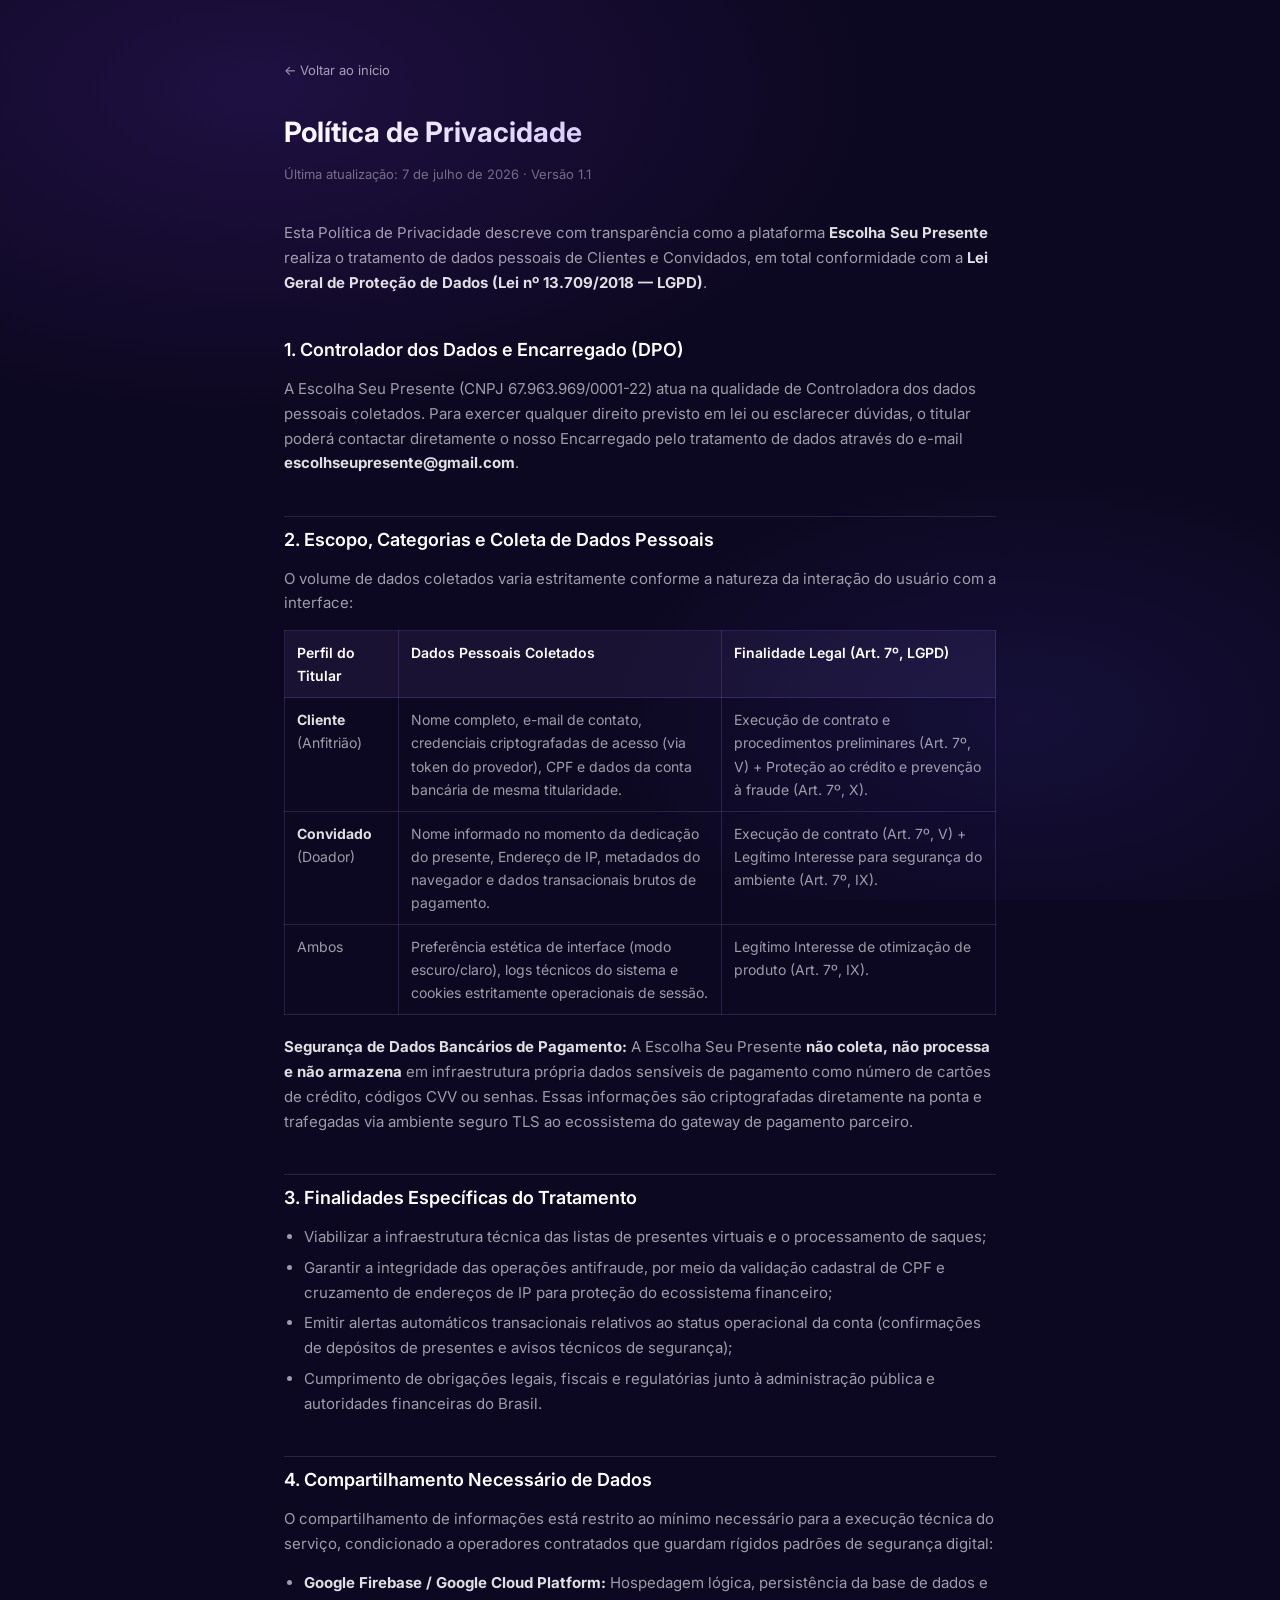
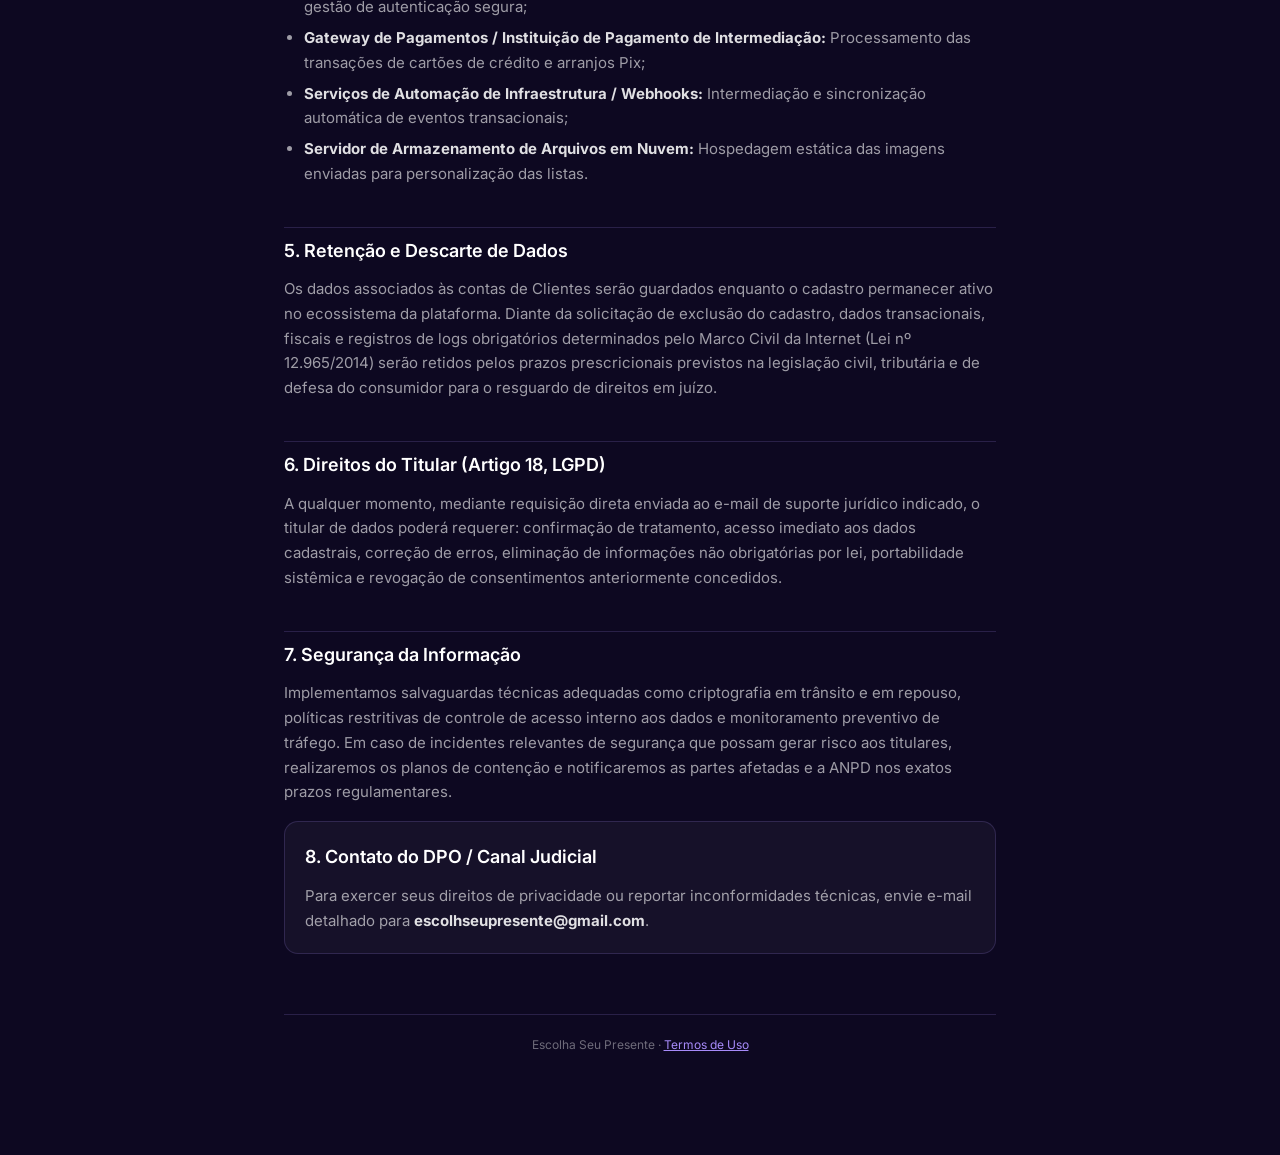
<file: privacidade.html>
<!doctype html>
<html lang="pt-br">
<head>
<meta charset="utf-8" />
<meta name="viewport" content="width=device-width, initial-scale=1" />
<title>Política de Privacidade · Escolha Seu Presente</title>
<link rel="preconnect" href="https://fonts.googleapis.com">
<link rel="preconnect" href="https://fonts.gstatic.com" crossorigin>
<link href="https://fonts.googleapis.com/css2?family=Inter:wght@400;500;600;700&display=swap" rel="stylesheet">
<style>
  :root{
    --bg: #0d0821;
    --card: rgba(255,255,255,0.04);
    --border: rgba(167,139,250,0.18);
    --text: rgba(255,255,255,0.87);
    --text2: rgba(255,255,255,0.60);
    --text3: rgba(255,255,255,0.40);
    --acento: #a78bfa;
    --acento2: #7c3aed;
  }
  * { box-sizing: border-box; }
  html, body {
    margin: 0; padding: 0;
    background: var(--bg);
    background-image:
      radial-gradient(ellipse 80% 60% at 20% 10%, rgba(124,58,237,0.16) 0%, transparent 60%),
      radial-gradient(ellipse 60% 50% at 80% 80%, rgba(79,70,229,0.12) 0%, transparent 55%);
    background-attachment: fixed;
    color: var(--text);
    font-family: 'Inter', -apple-system, BlinkMacSystemFont, 'Segoe UI', sans-serif;
    line-height: 1.65;
  }
  .wrap {
    max-width: 760px;
    margin: 0 auto;
    padding: 56px 24px 100px;
  }
  a { color: var(--acento); }
  .voltar {
    display: inline-flex;
    align-items: center;
    gap: 6px;
    font-size: 13px;
    color: var(--text2);
    text-decoration: none;
    margin-bottom: 28px;
  }
  .voltar:hover { color: var(--acento); }
  h1 {
    font-size: 28px;
    font-weight: 700;
    margin: 0 0 8px;
    background: linear-gradient(135deg, #fff, var(--acento));
    -webkit-background-clip: text;
    background-clip: text;
    -webkit-text-fill-color: transparent;
  }
  .atualizado {
    font-size: 13px;
    color: var(--text3);
    margin-bottom: 36px;
  }
  h2 {
    font-size: 18px;
    font-weight: 600;
    color: #fff;
    margin: 40px 0 12px;
    padding-top: 8px;
    border-top: 1px solid var(--border);
  }
  h2:first-of-type { border-top: none; padding-top: 0; }
  p { color: var(--text2); margin: 0 0 14px; font-size: 15px; }
  ul { margin: 0 0 14px; padding-left: 20px; color: var(--text2); font-size: 15px; }
  li { margin-bottom: 6px; }
  strong { color: var(--text); }
  .tabela-dados {
    width: 100%;
    border-collapse: collapse;
    margin: 12px 0 20px;
    font-size: 14px;
  }
  .tabela-dados th, .tabela-dados td {
    border: 1px solid var(--border);
    padding: 10px 12px;
    text-align: left;
    vertical-align: top;
  }
  .tabela-dados th {
    background: rgba(167,139,250,0.08);
    color: #fff;
    font-weight: 600;
  }
  .tabela-dados td { color: var(--text2); }
  .contato-box {
    background: var(--card);
    border: 1px solid var(--border);
    border-radius: 14px;
    padding: 20px;
    margin-top: 16px;
  }
  footer {
    margin-top: 60px;
    padding-top: 20px;
    border-top: 1px solid var(--border);
    font-size: 12px;
    color: var(--text3);
    text-align: center;
  }
</style>
</head>
<body>
  <div class="wrap">
    <a class="voltar" href="/">← Voltar ao início</a>
    <h1>Política de Privacidade</h1>
    <div class="atualizado">Última atualização: 7 de julho de 2026 · Versão 1.1</div>

    <p>Esta Política de Privacidade descreve com transparência como a plataforma <strong>Escolha Seu Presente</strong> realiza o tratamento de dados pessoais de Clientes e Convidados, em total conformidade com a <strong>Lei Geral de Proteção de Dados (Lei nº 13.709/2018 — LGPD)</strong>.</p>

    <h2>1. Controlador dos Dados e Encarregado (DPO)</h2>
    <p>A Escolha Seu Presente (CNPJ 67.963.969/0001-22) atua na qualidade de Controladora dos dados pessoais coletados. Para exercer qualquer direito previsto em lei ou esclarecer dúvidas, o titular poderá contactar diretamente o nosso Encarregado pelo tratamento de dados através do e-mail <strong>escolhseupresente@gmail.com</strong>.</p>

    <h2>2. Escopo, Categorias e Coleta de Dados Pessoais</h2>
    <p>O volume de dados coletados varia estritamente conforme a natureza da interação do usuário com a interface:</p>

    <table class="tabela-dados">
      <tr><th>Perfil do Titular</th><th>Dados Pessoais Coletados</th><th>Finalidade Legal (Art. 7º, LGPD)</th></tr>
      <tr>
        <td><strong>Cliente</strong> (Anfitrião)</td>
        <td>Nome completo, e-mail de contato, credenciais criptografadas de acesso (via token do provedor), CPF e dados da conta bancária de mesma titularidade.</td>
        <td>Execução de contrato e procedimentos preliminares (Art. 7º, V) + Proteção ao crédito e prevenção à fraude (Art. 7º, X).</td>
      </tr>
      <tr>
        <td><strong>Convidado</strong> (Doador)</td>
        <td>Nome informado no momento da dedicação do presente, Endereço de IP, metadados do navegador e dados transacionais brutos de pagamento.</td>
        <td>Execução de contrato (Art. 7º, V) + Legítimo Interesse para segurança do ambiente (Art. 7º, IX).</td>
      </tr>
      <tr>
        <td>Ambos</td>
        <td>Preferência estética de interface (modo escuro/claro), logs técnicos do sistema e cookies estritamente operacionais de sessão.</td>
        <td>Legítimo Interesse de otimização de produto (Art. 7º, IX).</td>
      </tr>
    </table>

    <p><strong>Segurança de Dados Bancários de Pagamento:</strong> A Escolha Seu Presente <strong>não coleta, não processa e não armazena</strong> em infraestrutura própria dados sensíveis de pagamento como número de cartões de crédito, códigos CVV ou senhas. Essas informações são criptografadas diretamente na ponta e trafegadas via ambiente seguro TLS ao ecossistema do gateway de pagamento parceiro.</p>

    <h2>3. Finalidades Específicas do Tratamento</h2>
    <ul>
      <li>Viabilizar a infraestrutura técnica das listas de presentes virtuais e o processamento de saques;</li>
      <li>Garantir a integridade das operações antifraude, por meio da validação cadastral de CPF e cruzamento de endereços de IP para proteção do ecossistema financeiro;</li>
      <li>Emitir alertas automáticos transacionais relativos ao status operacional da conta (confirmações de depósitos de presentes e avisos técnicos de segurança);</li>
      <li>Cumprimento de obrigações legais, fiscais e regulatórias junto à administração pública e autoridades financeiras do Brasil.</li>
    </ul>

    <h2>4. Compartilhamento Necessário de Dados</h2>
    <p>O compartilhamento de informações está restrito ao mínimo necessário para a execução técnica do serviço, condicionado a operadores contratados que guardam rígidos padrões de segurança digital:</p>
    <ul>
      <li><strong>Google Firebase / Google Cloud Platform:</strong> Hospedagem lógica, persistência da base de dados e gestão de autenticação segura;</li>
      <li><strong>Gateway de Pagamentos / Instituição de Pagamento de Intermediação:</strong> Processamento das transações de cartões de crédito e arranjos Pix;</li>
      <li><strong>Serviços de Automação de Infraestrutura / Webhooks:</strong> Intermediação e sincronização automática de eventos transacionais;</li>
      <li><strong>Servidor de Armazenamento de Arquivos em Nuvem:</strong> Hospedagem estática das imagens enviadas para personalização das listas.</li>
    </ul>

    <h2>5. Retenção e Descarte de Dados</h2>
    <p>Os dados associados às contas de Clientes serão guardados enquanto o cadastro permanecer ativo no ecossistema da plataforma. Diante da solicitação de exclusão do cadastro, dados transacionais, fiscais e registros de logs obrigatórios determinados pelo Marco Civil da Internet (Lei nº 12.965/2014) serão retidos pelos prazos prescricionais previstos na legislação civil, tributária e de defesa do consumidor para o resguardo de direitos em juízo.</p>

    <h2>6. Direitos do Titular (Artigo 18, LGPD)</h2>
    <p>A qualquer momento, mediante requisição direta enviada ao e-mail de suporte jurídico indicado, o titular de dados poderá requerer: confirmação de tratamento, acesso imediato aos dados cadastrais, correção de erros, eliminação de informações não obrigatórias por lei, portabilidade sistêmica e revogação de consentimentos anteriormente concedidos.</p>

    <h2>7. Segurança da Informação</h2>
    <p>Implementamos salvaguardas técnicas adequadas como criptografia em trânsito e em repouso, políticas restritivas de controle de acesso interno aos dados e monitoramento preventivo de tráfego. Em caso de incidentes relevantes de segurança que possam gerar risco aos titulares, realizaremos os planos de contenção e notificaremos as partes afetadas e a ANPD nos exatos prazos regulamentares.</p>

    <div class="contato-box">
      <h2 style="margin-top:0; border-top:none; padding-top:0;">8. Contato do DPO / Canal Judicial</h2>
      <p style="margin-bottom:0;">Para exercer seus direitos de privacidade ou reportar inconformidades técnicas, envie e-mail detalhado para <strong>escolhseupresente@gmail.com</strong>.</p>
    </div>

    <footer>Escolha Seu Presente · <a href="/termos.html">Termos de Uso</a></footer>
  </div>
</body>
</html>
</file>
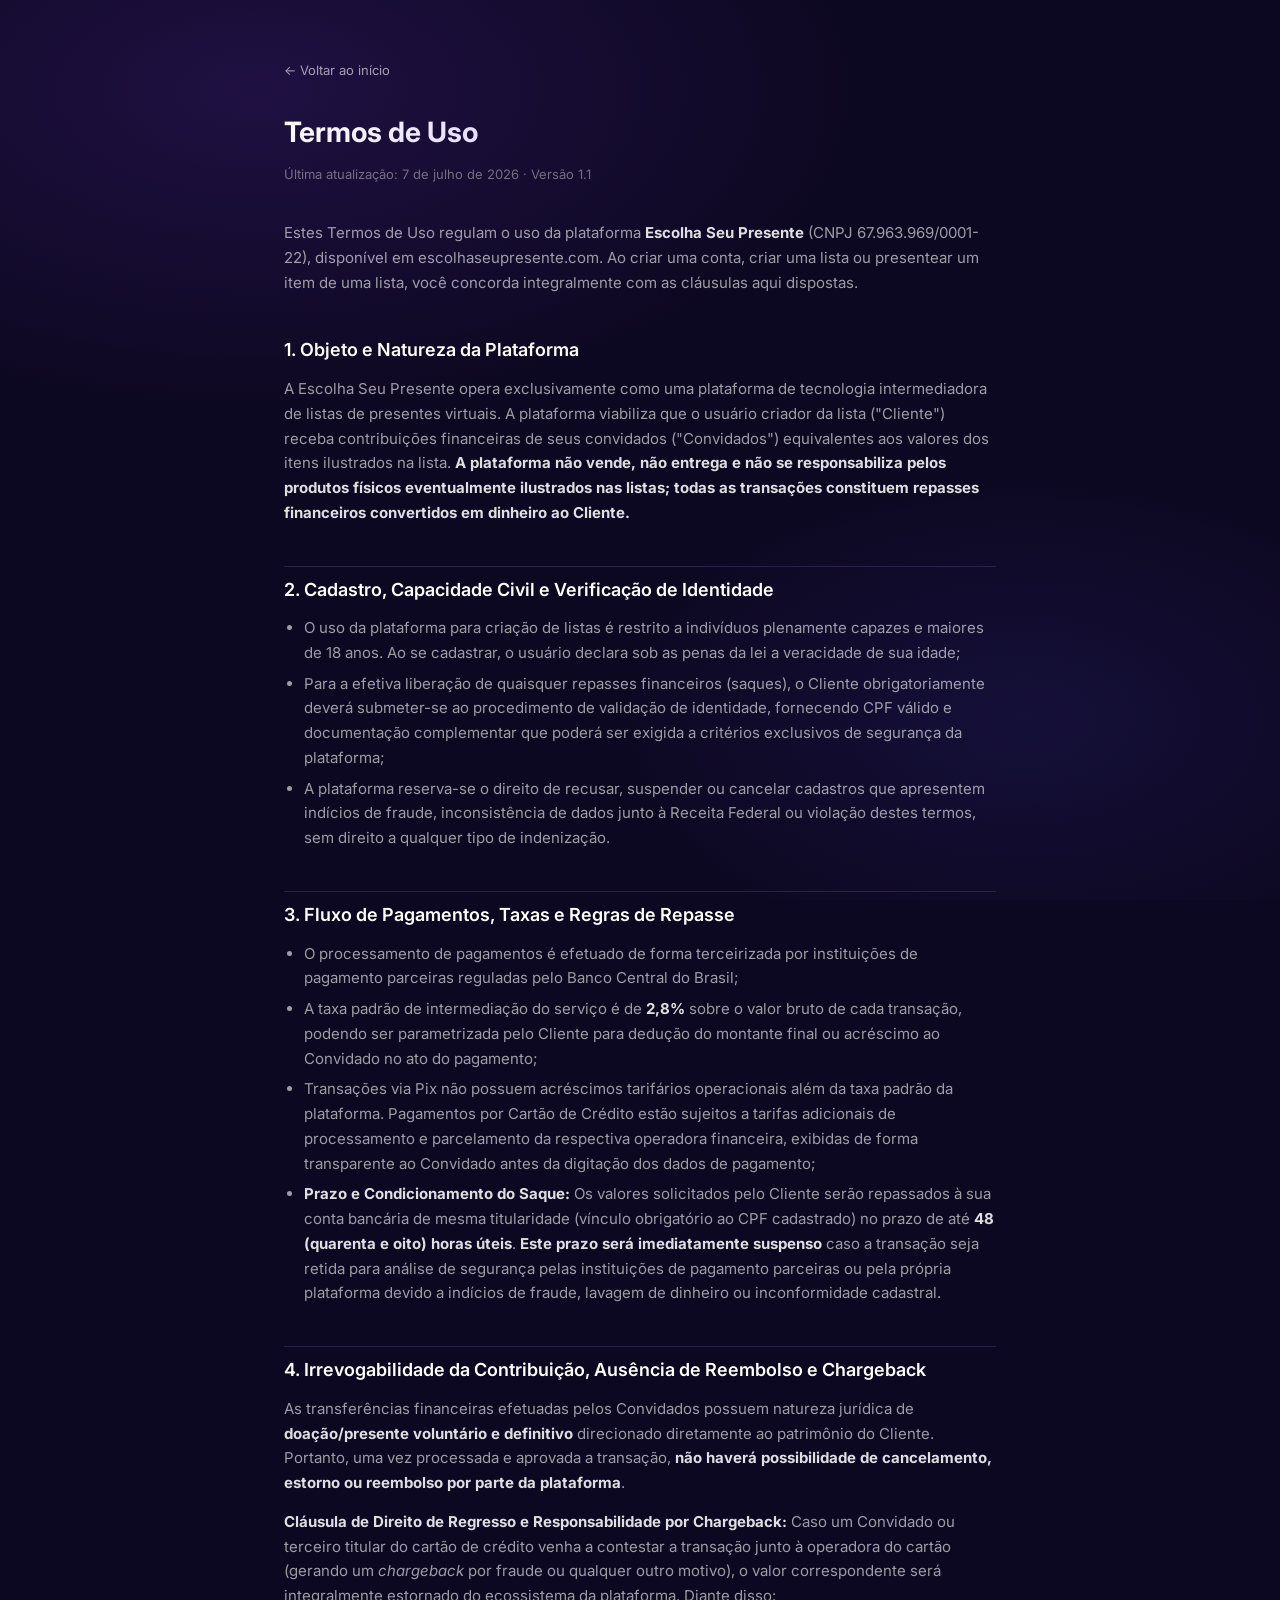
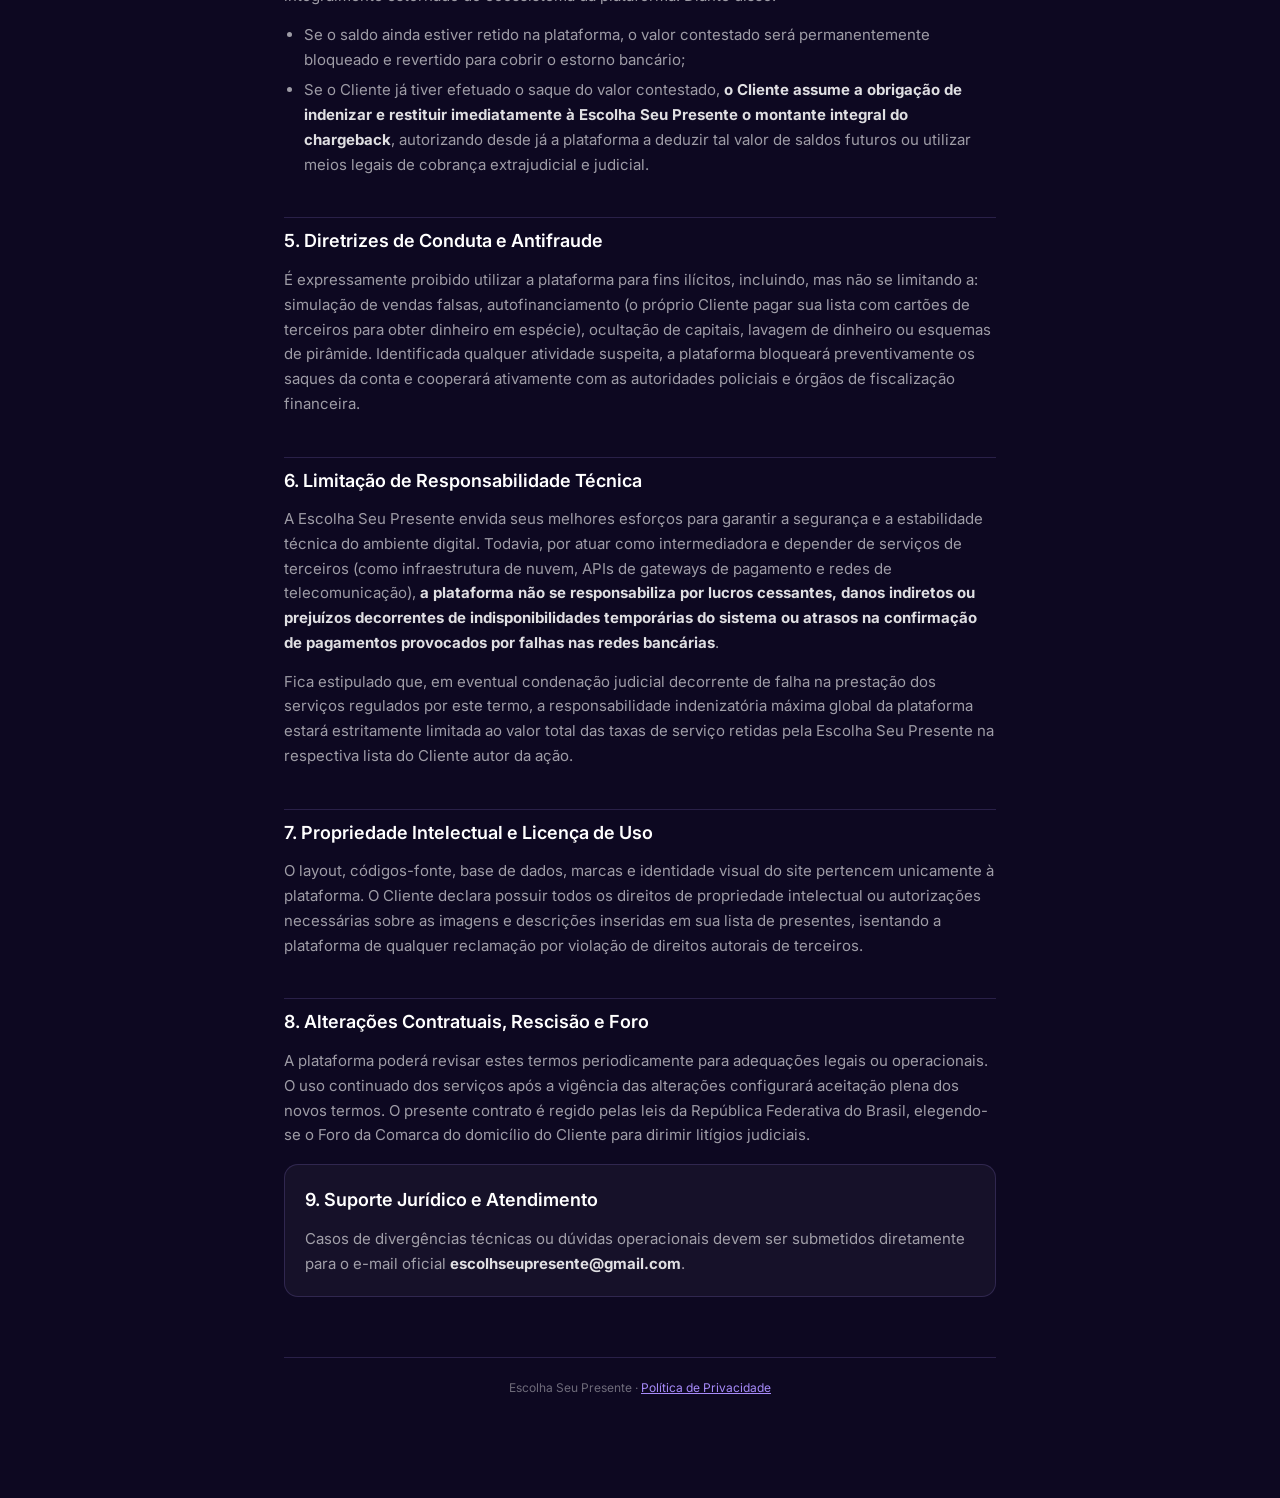
<file: termos.html>
<!doctype html>
<html lang="pt-br">
<head>
<meta charset="utf-8" />
<meta name="viewport" content="width=device-width, initial-scale=1" />
<title>Termos de Uso · Escolha Seu Presente</title>
<link rel="preconnect" href="https://fonts.googleapis.com">
<link rel="preconnect" href="https://fonts.gstatic.com" crossorigin>
<link href="https://fonts.googleapis.com/css2?family=Inter:wght@400;500;600;700&display=swap" rel="stylesheet">
<style>
  :root{
    --bg: #0d0821;
    --card: rgba(255,255,255,0.04);
    --border: rgba(167,139,250,0.18);
    --text: rgba(255,255,255,0.87);
    --text2: rgba(255,255,255,0.60);
    --text3: rgba(255,255,255,0.40);
    --acento: #a78bfa;
    --acento2: #7c3aed;
  }
  * { box-sizing: border-box; }
  html, body {
    margin: 0; padding: 0;
    background: var(--bg);
    background-image:
      radial-gradient(ellipse 80% 60% at 20% 10%, rgba(124,58,237,0.16) 0%, transparent 60%),
      radial-gradient(ellipse 60% 50% at 80% 80%, rgba(79,70,229,0.12) 0%, transparent 55%);
    background-attachment: fixed;
    color: var(--text);
    font-family: 'Inter', -apple-system, BlinkMacSystemFont, 'Segoe UI', sans-serif;
    line-height: 1.65;
  }
  .wrap { max-width: 760px; margin: 0 auto; padding: 56px 24px 100px; }
  a { color: var(--acento); }
  .voltar {
    display: inline-flex; align-items: center; gap: 6px;
    font-size: 13px; color: var(--text2); text-decoration: none; margin-bottom: 28px;
  }
  .voltar:hover { color: var(--acento); }
  h1 {
    font-size: 28px; font-weight: 700; margin: 0 0 8px;
    background: linear-gradient(135deg, #fff, var(--acento));
    -webkit-background-clip: text; background-clip: text; -webkit-text-fill-color: transparent;
  }
  .atualizado { font-size: 13px; color: var(--text3); margin-bottom: 36px; }
  h2 {
    font-size: 18px; font-weight: 600; color: #fff;
    margin: 40px 0 12px; padding-top: 8px; border-top: 1px solid var(--border);
  }
  h2:first-of-type { border-top: none; padding-top: 0; }
  p { color: var(--text2); margin: 0 0 14px; font-size: 15px; }
  ul { margin: 0 0 14px; padding-left: 20px; color: var(--text2); font-size: 15px; }
  li { margin-bottom: 6px; }
  strong { color: var(--text); }
  .contato-box {
    background: var(--card); border: 1px solid var(--border);
    border-radius: 14px; padding: 20px; margin-top: 16px;
  }
  footer {
    margin-top: 60px; padding-top: 20px; border-top: 1px solid var(--border);
    font-size: 12px; color: var(--text3); text-align: center;
  }
</style>
</head>
<body>
  <div class="wrap">
    <a class="voltar" href="/">← Voltar ao início</a>
    <h1>Termos de Uso</h1>
    <div class="atualizado">Última atualização: 7 de julho de 2026 · Versão 1.1</div>

    <p>Estes Termos de Uso regulam o uso da plataforma <strong>Escolha Seu Presente</strong> (CNPJ 67.963.969/0001-22), disponível em escolhaseupresente.com. Ao criar uma conta, criar uma lista ou presentear um item de uma lista, você concorda integralmente com as cláusulas aqui dispostas.</p>

    <h2>1. Objeto e Natureza da Plataforma</h2>
    <p>A Escolha Seu Presente opera exclusivamente como uma plataforma de tecnologia intermediadora de listas de presentes virtuais. A plataforma viabiliza que o usuário criador da lista ("Cliente") receba contribuições financeiras de seus convidados ("Convidados") equivalentes aos valores dos itens ilustrados na lista. <strong>A plataforma não vende, não entrega e não se responsabiliza pelos produtos físicos eventualmente ilustrados nas listas; todas as transações constituem repasses financeiros convertidos em dinheiro ao Cliente.</strong></p>

    <h2>2. Cadastro, Capacidade Civil e Verificação de Identidade</h2>
    <ul>
      <li>O uso da plataforma para criação de listas é restrito a indivíduos plenamente capazes e maiores de 18 anos. Ao se cadastrar, o usuário declara sob as penas da lei a veracidade de sua idade;</li>
      <li>Para a efetiva liberação de quaisquer repasses financeiros (saques), o Cliente obrigatoriamente deverá submeter-se ao procedimento de validação de identidade, fornecendo CPF válido e documentação complementar que poderá ser exigida a critérios exclusivos de segurança da plataforma;</li>
      <li>A plataforma reserva-se o direito de recusar, suspender ou cancelar cadastros que apresentem indícios de fraude, inconsistência de dados junto à Receita Federal ou violação destes termos, sem direito a qualquer tipo de indenização.</li>
    </ul>

    <h2>3. Fluxo de Pagamentos, Taxas e Regras de Repasse</h2>
    <ul>
      <li>O processamento de pagamentos é efetuado de forma terceirizada por instituições de pagamento parceiras reguladas pelo Banco Central do Brasil;</li>
      <li>A taxa padrão de intermediação do serviço é de <strong>2,8%</strong> sobre o valor bruto de cada transação, podendo ser parametrizada pelo Cliente para dedução do montante final ou acréscimo ao Convidado no ato do pagamento;</li>
      <li>Transações via Pix não possuem acréscimos tarifários operacionais além da taxa padrão da plataforma. Pagamentos por Cartão de Crédito estão sujeitos a tarifas adicionais de processamento e parcelamento da respectiva operadora financeira, exibidas de forma transparente ao Convidado antes da digitação dos dados de pagamento;</li>
      <li><strong>Prazo e Condicionamento do Saque:</strong> Os valores solicitados pelo Cliente serão repassados à sua conta bancária de mesma titularidade (vínculo obrigatório ao CPF cadastrado) no prazo de até <strong>48 (quarenta e oito) horas úteis</strong>. <strong>Este prazo será imediatamente suspenso</strong> caso a transação seja retida para análise de segurança pelas instituições de pagamento parceiras ou pela própria plataforma devido a indícios de fraude, lavagem de dinheiro ou inconformidade cadastral.</li>
    </ul>

    <h2>4. Irrevogabilidade da Contribuição, Ausência de Reembolso e Chargeback</h2>
    <p>As transferências financeiras efetuadas pelos Convidados possuem natureza jurídica de <strong>doação/presente voluntário e definitivo</strong> direcionado diretamente ao patrimônio do Cliente. Portanto, uma vez processada e aprovada a transação, <strong>não haverá possibilidade de cancelamento, estorno ou reembolso por parte da plataforma</strong>.</p>
    <p><strong>Cláusula de Direito de Regresso e Responsabilidade por Chargeback:</strong> Caso um Convidado ou terceiro titular do cartão de crédito venha a contestar a transação junto à operadora do cartão (gerando um <em>chargeback</em> por fraude ou qualquer outro motivo), o valor correspondente será integralmente estornado do ecossistema da plataforma. Diante disso:</p>
    <ul>
      <li>Se o saldo ainda estiver retido na plataforma, o valor contestado será permanentemente bloqueado e revertido para cobrir o estorno bancário;</li>
      <li>Se o Cliente já tiver efetuado o saque do valor contestado, <strong>o Cliente assume a obrigação de indenizar e restituir imediatamente à Escolha Seu Presente o montante integral do chargeback</strong>, autorizando desde já a plataforma a deduzir tal valor de saldos futuros ou utilizar meios legais de cobrança extrajudicial e judicial.</li>
    </ul>

    <h2>5. Diretrizes de Conduta e Antifraude</h2>
    <p>É expressamente proibido utilizar a plataforma para fins ilícitos, incluindo, mas não se limitando a: simulação de vendas falsas, autofinanciamento (o próprio Cliente pagar sua lista com cartões de terceiros para obter dinheiro em espécie), ocultação de capitais, lavagem de dinheiro ou esquemas de pirâmide. Identificada qualquer atividade suspeita, a plataforma bloqueará preventivamente os saques da conta e cooperará ativamente com as autoridades policiais e órgãos de fiscalização financeira.</p>

    <h2>6. Limitação de Responsabilidade Técnica</h2>
    <p>A Escolha Seu Presente envida seus melhores esforços para garantir a segurança e a estabilidade técnica do ambiente digital. Todavia, por atuar como intermediadora e depender de serviços de terceiros (como infraestrutura de nuvem, APIs de gateways de pagamento e redes de telecomunicação), <strong>a plataforma não se responsabiliza por lucros cessantes, danos indiretos ou prejuízos decorrentes de indisponibilidades temporárias do sistema ou atrasos na confirmação de pagamentos provocados por falhas nas redes bancárias</strong>.</p>
    <p>Fica estipulado que, em eventual condenação judicial decorrente de falha na prestação dos serviços regulados por este termo, a responsabilidade indenizatória máxima global da plataforma estará estritamente limitada ao valor total das taxas de serviço retidas pela Escolha Seu Presente na respectiva lista do Cliente autor da ação.</p>

    <h2>7. Propriedade Intelectual e Licença de Uso</h2>
    <p>O layout, códigos-fonte, base de dados, marcas e identidade visual do site pertencem unicamente à plataforma. O Cliente declara possuir todos os direitos de propriedade intelectual ou autorizações necessárias sobre as imagens e descrições inseridas em sua lista de presentes, isentando a plataforma de qualquer reclamação por violação de direitos autorais de terceiros.</p>

    <h2>8. Alterações Contratuais, Rescisão e Foro</h2>
    <p>A plataforma poderá revisar estes termos periodicamente para adequações legais ou operacionais. O uso continuado dos serviços após a vigência das alterações configurará aceitação plena dos novos termos. O presente contrato é regido pelas leis da República Federativa do Brasil, elegendo-se o Foro da Comarca do domicílio do Cliente para dirimir litígios judiciais.</p>

    <div class="contato-box">
      <h2 style="margin-top:0; border-top:none; padding-top:0;">9. Suporte Jurídico e Atendimento</h2>
      <p style="margin-bottom:0;">Casos de divergências técnicas ou dúvidas operacionais devem ser submetidos diretamente para o e-mail oficial <strong>escolhseupresente@gmail.com</strong>.</p>
    </div>

    <footer>Escolha Seu Presente · <a href="/privacidade.html">Política de Privacidade</a></footer>
  </div>
</body>
</html>
</file>
